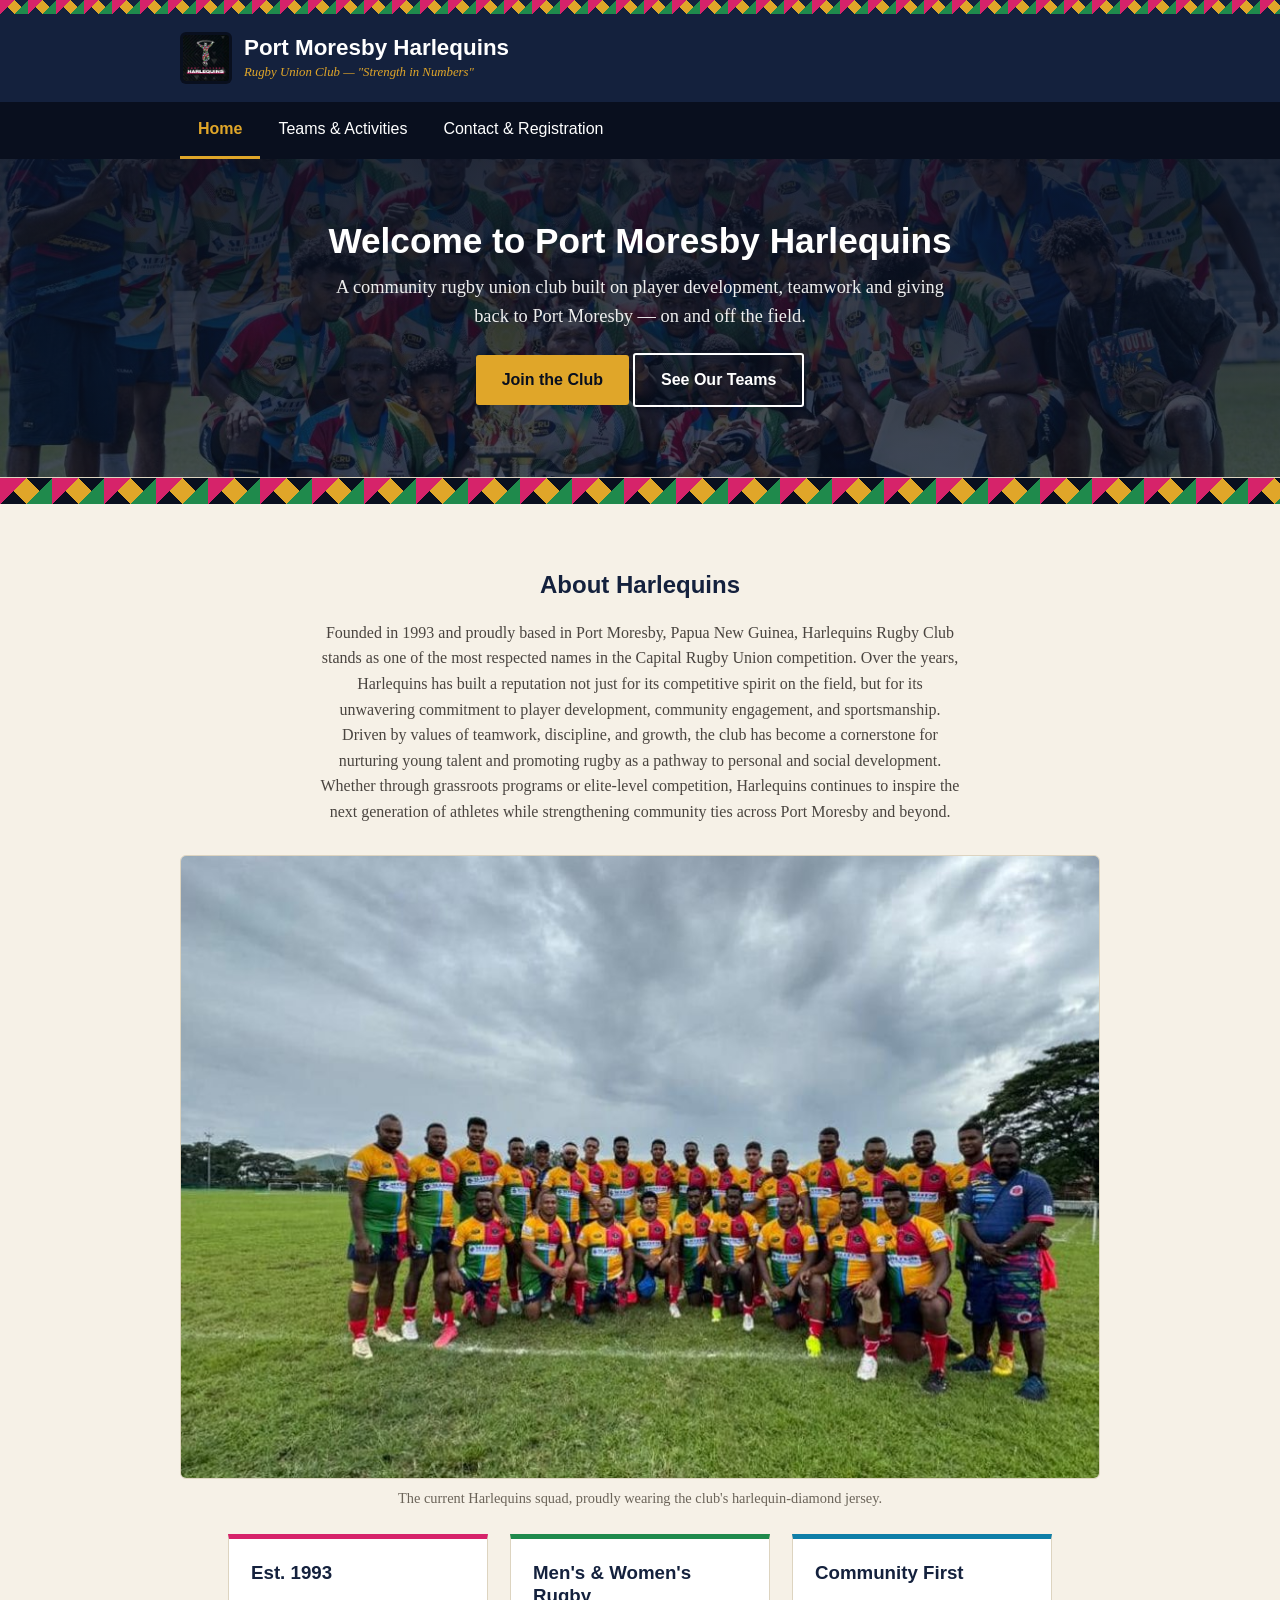
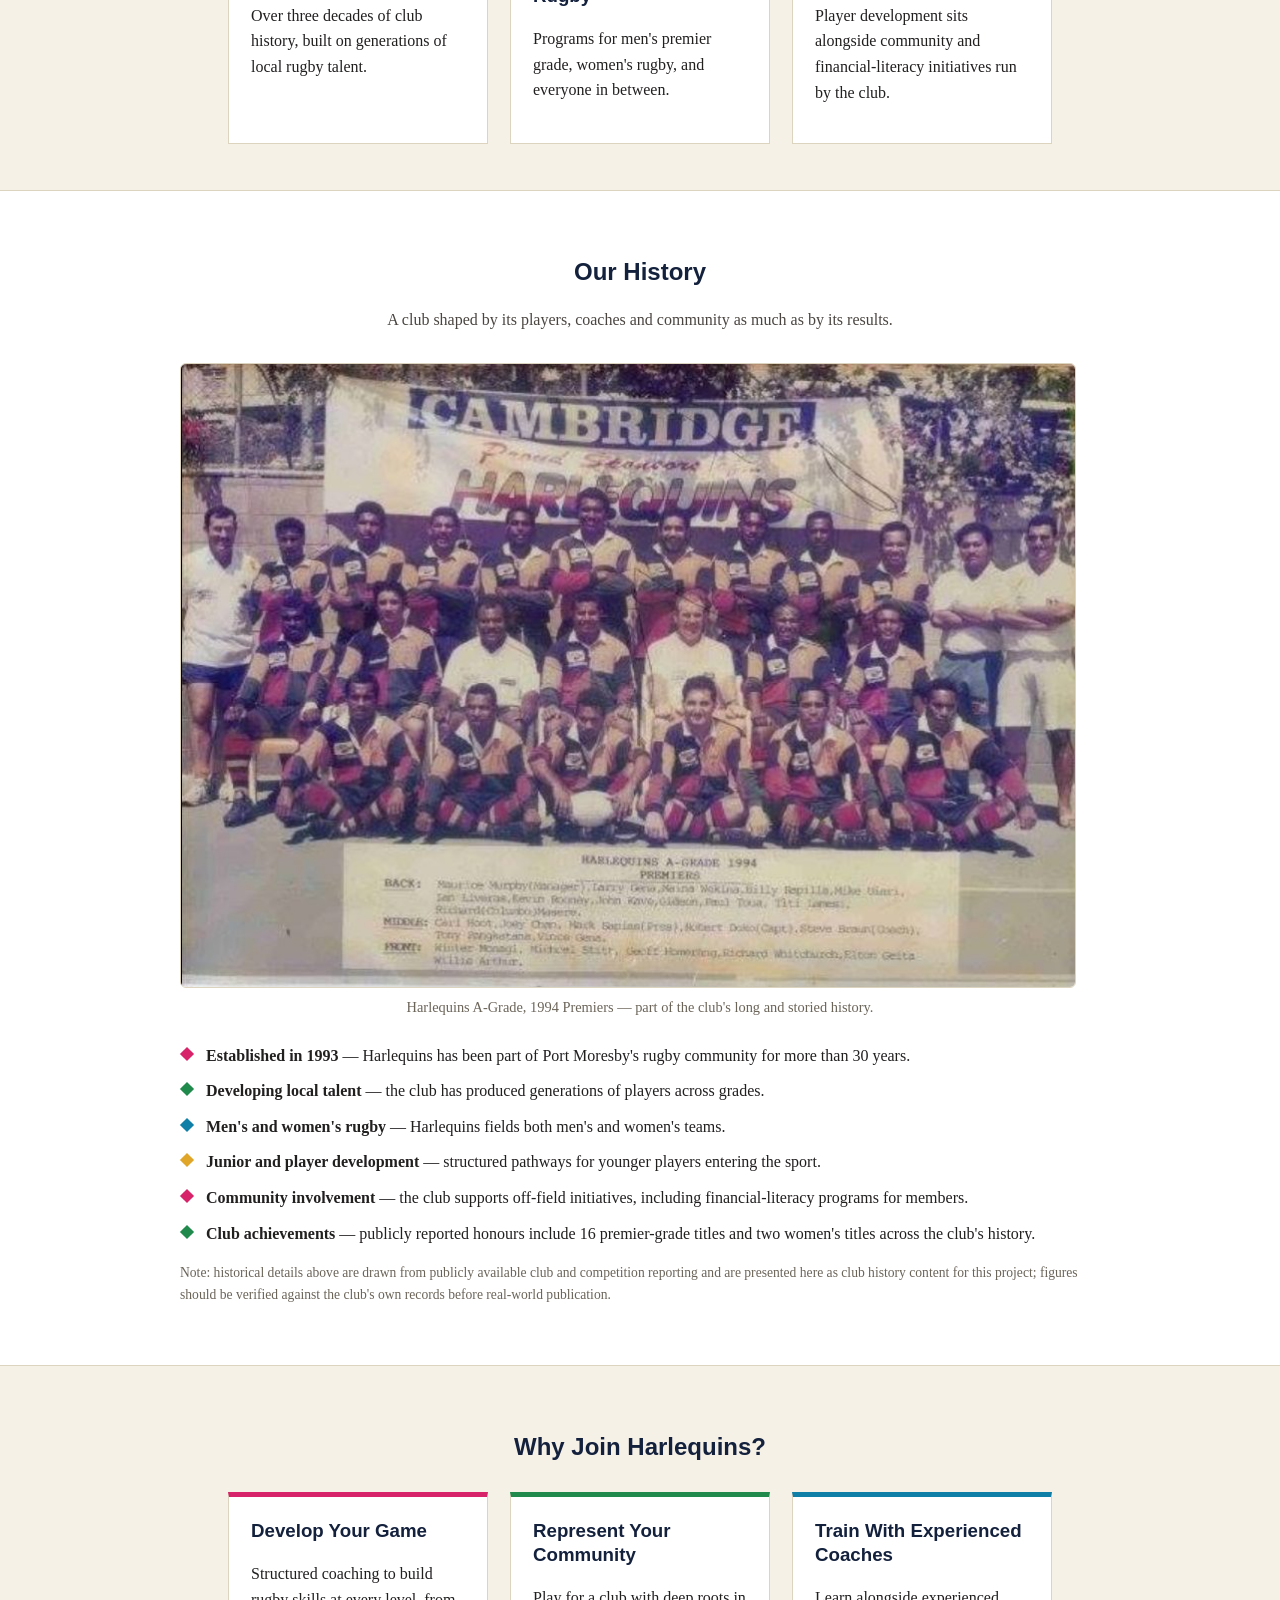
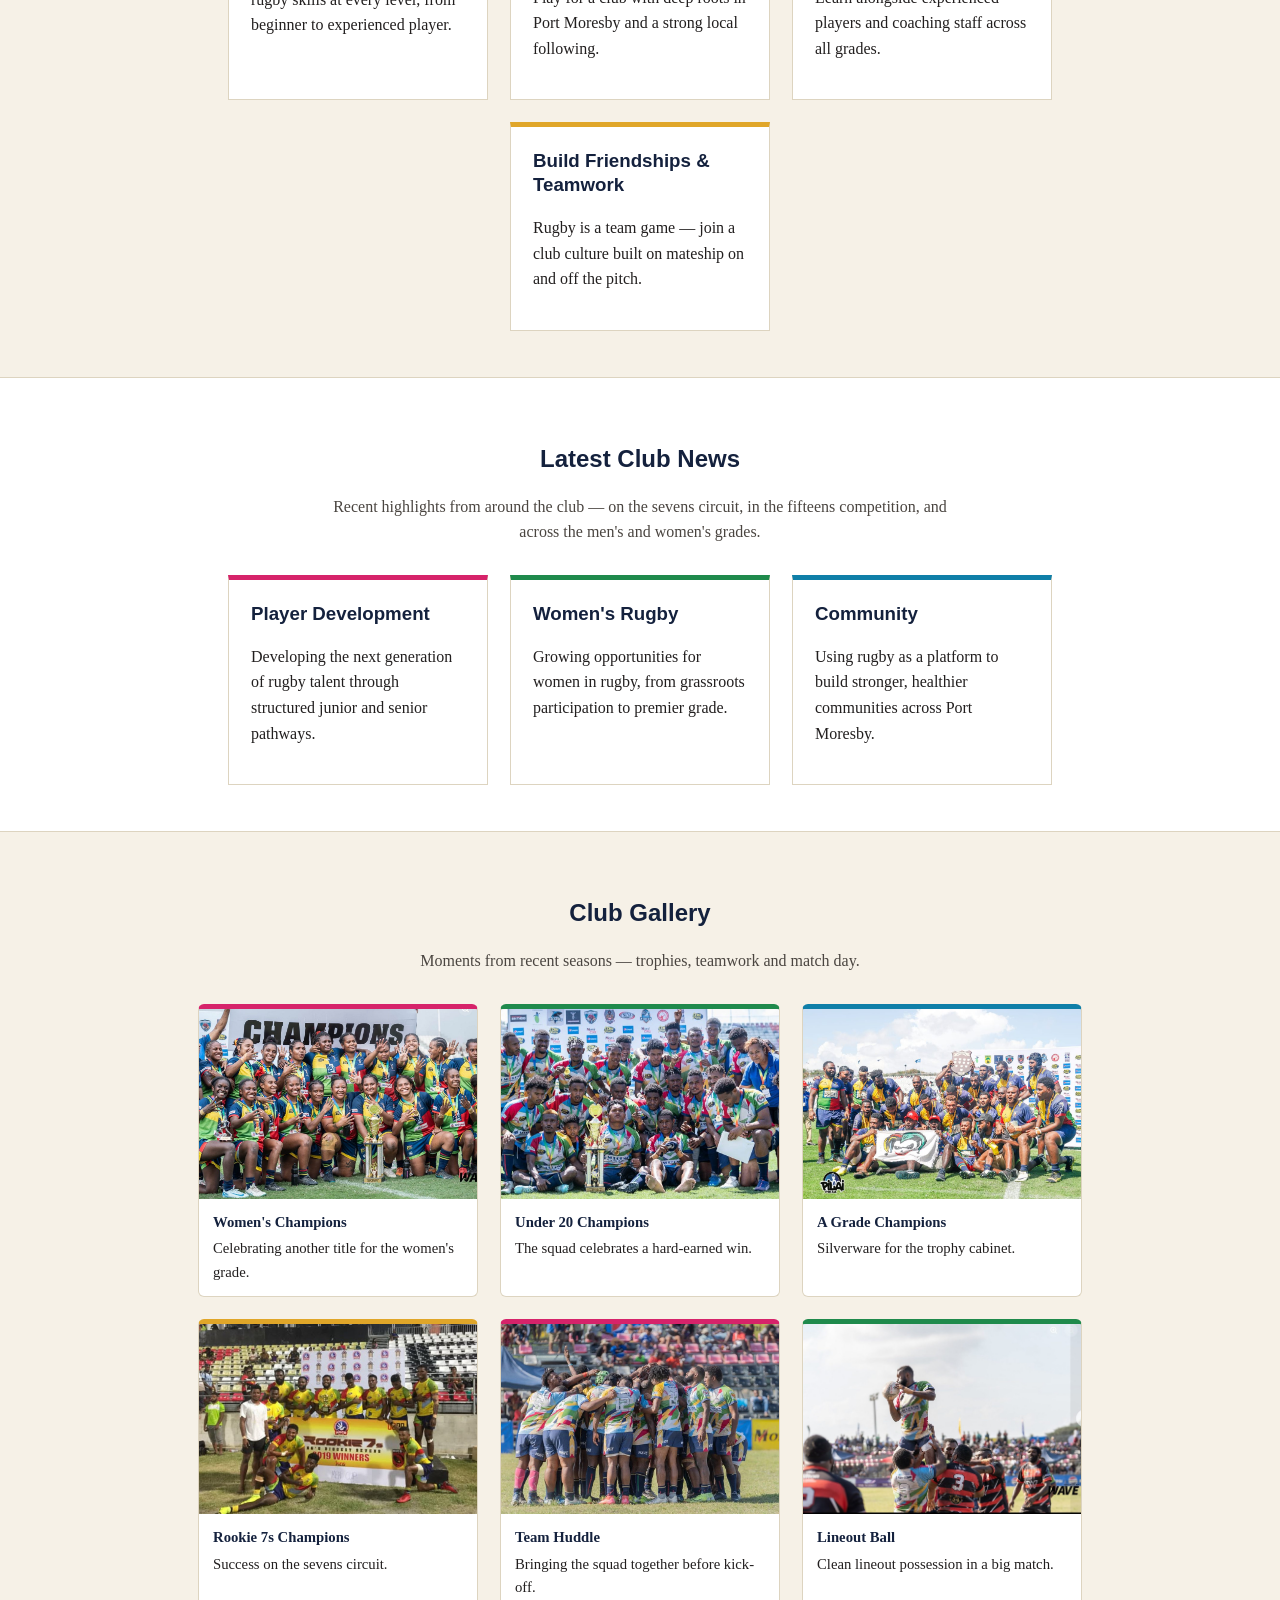
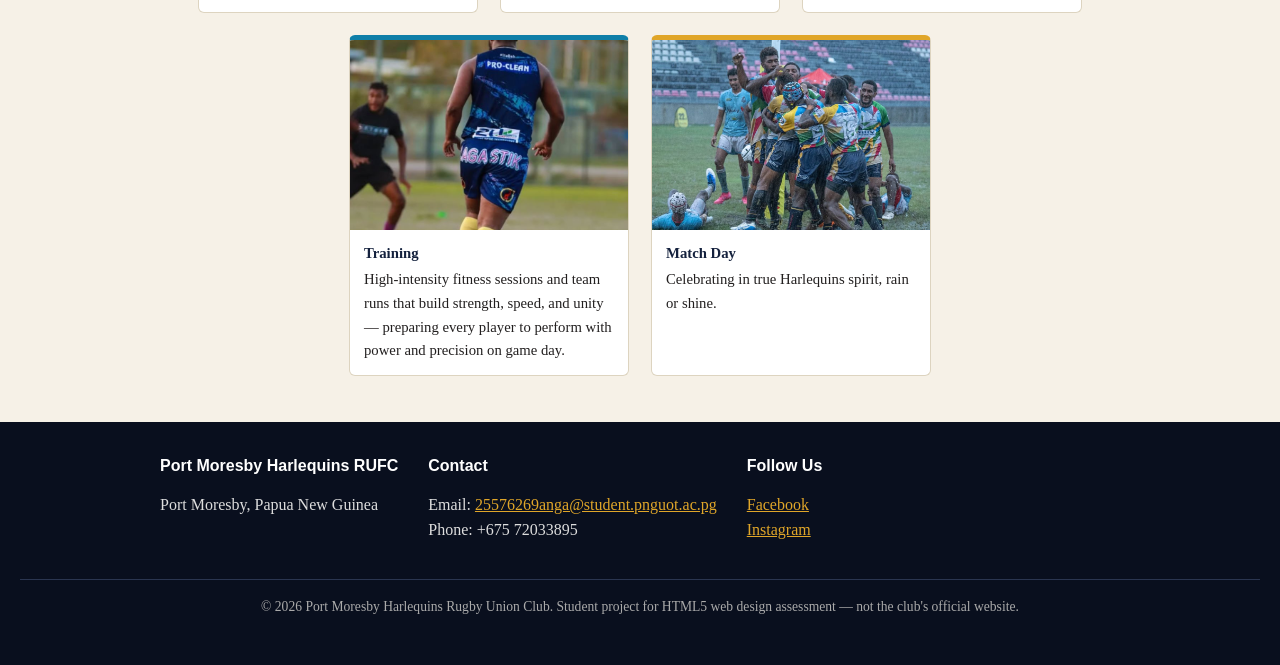
<file: index.html>
<!DOCTYPE html>
<html lang="en">
<head>
<meta charset="UTF-8">
<meta name="viewport" content="width=device-width, initial-scale=1.0">
<title>Port Moresby Harlequins Rugby Union Club | Home</title>
<meta name="description" content="Official-style website concept for the Port Moresby Harlequins Rugby Union Club — history, teams, and registration.">
<link rel="stylesheet" href="css/style.css">
</head>
<body>
<a class="skip-link" href="#main">Skip to main content</a>

<header class="site-header">
  <div class="harlequin-strip" role="presentation"></div>
  <div class="brand-row">
    <a class="brand" href="index.html">
      <img class="crest" src="images/logo.png" alt="Port Moresby Harlequins club crest logo">
      <div class="brand-text">
        <h1>Port Moresby Harlequins</h1>
        <span>Rugby Union Club &mdash; "Strength in Numbers"</span>
      </div>
    </a>
  </div>
  <nav class="nav" aria-label="Primary">
    <ul>
      <li><a href="index.html" aria-current="page">Home</a></li>
      <li><a href="teams.html">Teams &amp; Activities</a></li>
      <li><a href="register.html">Contact &amp; Registration</a></li>
    </ul>
  </nav>
</header>

<main id="main">

  <section class="hero photo-hero" style="background-image:url('images/premier-champions.jpg');">
    <div class="container">
      <h2>Welcome to Port Moresby Harlequins</h2>
      <p class="lead">A community rugby union club built on player development, teamwork and giving back to Port Moresby &mdash; on and off the field.</p>
      <a class="btn" href="register.html">Join the Club</a>
      <a class="btn secondary" href="teams.html">See Our Teams</a>
    </div>
  </section>
  <div class="harlequin-band" role="presentation"></div>

  <section id="about">
    <div class="container">
      <div class="section-heading">
        <h2>About Harlequins</h2>
        <p>Founded in 1993 and proudly based in Port Moresby, Papua New Guinea, Harlequins Rugby Club stands as one of the most respected names in the Capital Rugby Union competition. Over the years, Harlequins has built a reputation not just for its competitive spirit on the field, but for its unwavering commitment to player development, community engagement, and sportsmanship.

Driven by values of teamwork, discipline, and growth, the club has become a cornerstone for nurturing young talent and promoting rugby as a pathway to personal and social development. Whether through grassroots programs or elite-level competition, Harlequins continues to inspire the next generation of athletes while strengthening community ties across Port Moresby and beyond.</p>
      </div>

      <figure class="photo-figure">
        <img src="images/squad-photo.jpg" alt="Current Port Moresby Harlequins squad photo on the training field" width="992" height="624">
        <figcaption>The current Harlequins squad, proudly wearing the club's harlequin-diamond jersey.</figcaption>
      </figure>

      <div class="card-row">
        <article class="card">
          <h3>Est. 1993</h3>
          <p>Over three decades of club history, built on generations of local rugby talent.</p>
        </article>
        <article class="card alt">
          <h3>Men's &amp; Women's Rugby</h3>
          <p>Programs for men's premier grade, women's rugby, and everyone in between.</p>
        </article>
        <article class="card">
          <h3>Community First</h3>
          <p>Player development sits alongside community and financial-literacy initiatives run by the club.</p>
        </article>
      </div>
    </div>
  </section>

  <section id="history" class="alt-bg">
    <div class="container">
      <div class="section-heading">
        <h2>Our History</h2>
        <p>A club shaped by its players, coaches and community as much as by its results.</p>
      </div>

      <figure class="photo-figure">
        <img src="images/historic-1994.jpg" alt="Harlequins A-Grade Premiers team photo from 1994" width="896" height="625">
        <figcaption>Harlequins A-Grade, 1994 Premiers &mdash; part of the club's long and storied history.</figcaption>
      </figure>

      <ul class="diamond-list">
        <li><strong>Established in 1993</strong> — Harlequins has been part of Port Moresby's rugby community for more than 30 years.</li>
        <li><strong>Developing local talent</strong> — the club has produced generations of players across grades.</li>
        <li><strong>Men's and women's rugby</strong> — Harlequins fields both men's and women's teams.</li>
        <li><strong>Junior and player development</strong> — structured pathways for younger players entering the sport.</li>
        <li><strong>Community involvement</strong> — the club supports off-field initiatives, including financial-literacy programs for members.</li>
        <li><strong>Club achievements</strong> &mdash; publicly reported honours include 16 premier-grade titles and two women's titles across the club's history.</li>
      </ul>
      <p class="hint">Note: historical details above are drawn from publicly available club and competition reporting and are presented here as club history content for this project; figures should be verified against the club's own records before real-world publication.</p>
    </div>
  </section>

  <section id="why-join">
    <div class="container">
      <div class="section-heading">
        <h2>Why Join Harlequins?</h2>
      </div>
      <div class="card-row">
        <article class="card">
          <h3>Develop Your Game</h3>
          <p>Structured coaching to build rugby skills at every level, from beginner to experienced player.</p>
        </article>
        <article class="card alt">
          <h3>Represent Your Community</h3>
          <p>Play for a club with deep roots in Port Moresby and a strong local following.</p>
        </article>
        <article class="card">
          <h3>Train With Experienced Coaches</h3>
          <p>Learn alongside experienced players and coaching staff across all grades.</p>
        </article>
        <article class="card alt">
          <h3>Build Friendships &amp; Teamwork</h3>
          <p>Rugby is a team game &mdash; join a club culture built on mateship on and off the pitch.</p>
        </article>
      </div>
    </div>
  </section>

  <section id="news" class="alt-bg">
    <div class="container">
      <div class="section-heading">
        <h2>Latest Club News</h2>
        <p>Recent highlights from around the club &mdash; on the sevens circuit, in the fifteens competition, and across the men's and women's grades.</p>
      </div>
      <div class="card-row">
        <article class="card">
          <h3>Player Development</h3>
          <p>Developing the next generation of rugby talent through structured junior and senior pathways.</p>
        </article>
        <article class="card alt">
          <h3>Women's Rugby</h3>
          <p>Growing opportunities for women in rugby, from grassroots participation to premier grade.</p>
        </article>
        <article class="card">
          <h3>Community</h3>
          <p>Using rugby as a platform to build stronger, healthier communities across Port Moresby.</p>
        </article>
      </div>
    </div>
  </section>

  <section id="gallery">
    <div class="container">
      <div class="section-heading">
        <h2>Club Gallery</h2>
        <p>Moments from recent seasons &mdash; trophies, teamwork and match day.</p>
      </div>
      <div class="gallery-grid">
        <figure>
          <img src="images/womens-champions.jpg" alt="Harlequins women's team celebrating a championship win with the trophy" width="1368" height="744">
          <figcaption><strong>Women's Champions</strong> Celebrating another title for the women's grade.</figcaption>
        </figure>
        <figure>
          <img src="images/premier-champions.jpg" alt="Harlequins premier grade team celebrating with the championship trophy" width="1359" height="608">
          <figcaption><strong>Under 20 Champions</strong> The squad celebrates a hard-earned win.</figcaption>
        </figure>
        <figure>
          <img src="images/shield-champions.jpg" alt="Harlequins team celebrating with the shield trophy" width="929" height="720">
          <figcaption><strong>A Grade Champions</strong> Silverware for the trophy cabinet.</figcaption>
        </figure>
        <figure>
          <img src="images/rookie-sevens.jpg" alt="Harlequins sevens squad posing with the Rookie Sevens winners trophy" width="953" height="644">
          <figcaption><strong>Rookie 7s Champions</strong> Success on the sevens circuit.</figcaption>
        </figure>
        <figure>
          <img src="images/squad-huddle.jpg" alt="Harlequins players in a team huddle before kick-off" width="1063" height="620">
          <figcaption><strong>Team Huddle</strong> Bringing the squad together before kick-off.</figcaption>
        </figure>
        <figure>
          <img src="images/lineout-action.jpg" alt="Harlequins player winning the ball in a lineout" width="1220" height="782">
          <figcaption><strong>Lineout Ball</strong> Clean lineout possession in a big match.</figcaption>
        </figure>
        <figure>
          <img src="images/scrum-action.jpg" alt="Harlequins forward pack training together in a scrum" width="1218" height="634">
          <figcaption><strong>Training</strong> High&#8209;intensity fitness sessions and team runs that build strength, speed, and unity &mdash; preparing every player to perform with power and precision on game day.</figcaption>
        </figure>
        <figure>
          <img src="images/celebration.jpg" alt="Harlequins players celebrating a try in the rain" width="1050" height="775">
          <figcaption><strong>Match Day</strong> Celebrating in true Harlequins spirit, rain or shine.</figcaption>
        </figure>
      </div>
    </div>
  </section>

</main>

<footer class="site-footer">
  <div class="footer-cols">
    <div>
      <h2>Port Moresby Harlequins RUFC</h2>
      <p>Port Moresby, Papua New Guinea</p>
    </div>
    <div>
      <h2>Contact</h2>
      <p>Email: <a href="mailto:25576269anga@student.pnguot.ac.pg">25576269anga@student.pnguot.ac.pg</a><br>
      Phone: +675 72033895</p>
    </div>
    <div>
      <h2>Follow Us</h2>
      <p><a href="#">Facebook</a><br><a href="#">Instagram</a></p>
    </div>
  </div>
  <p class="footer-bottom">&copy; 2026 Port Moresby Harlequins Rugby Union Club. Student project for HTML5 web design assessment &mdash; not the club's official website.</p>
</footer>

</body>
</html>
</file>
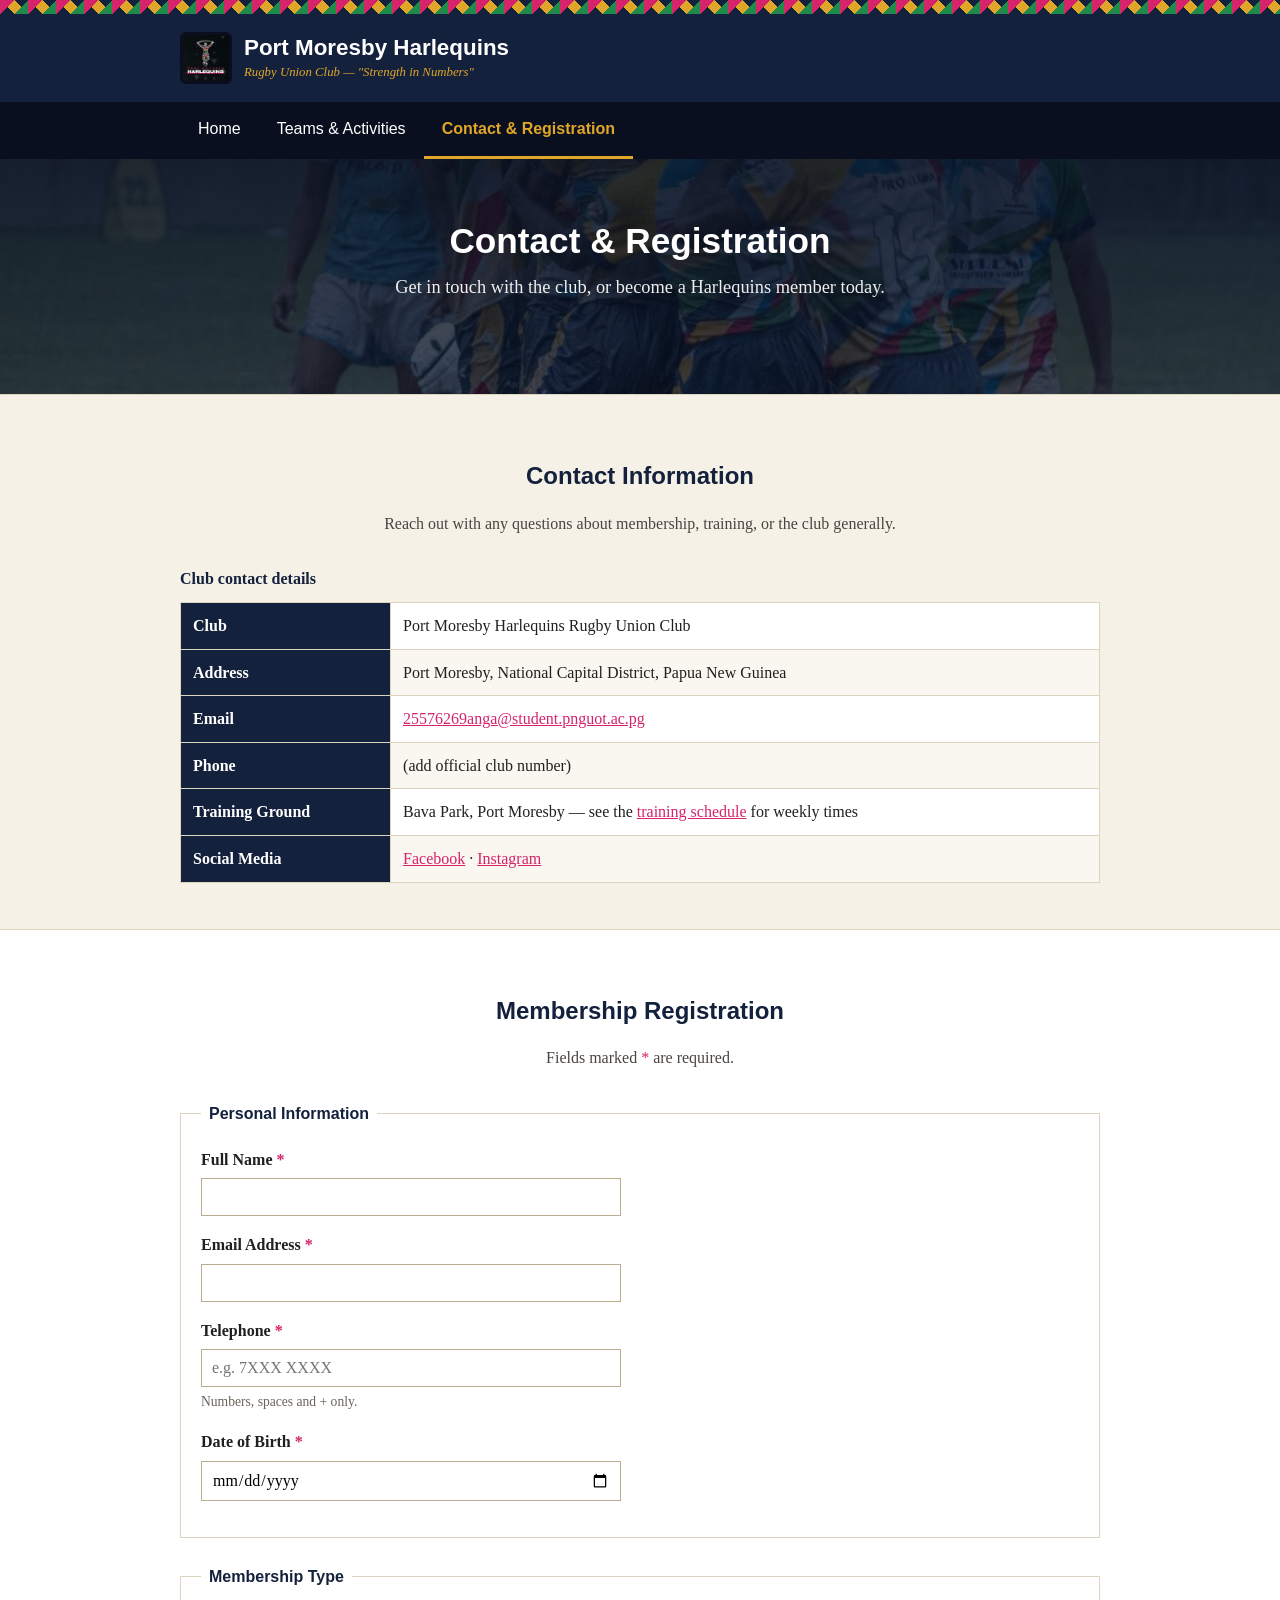
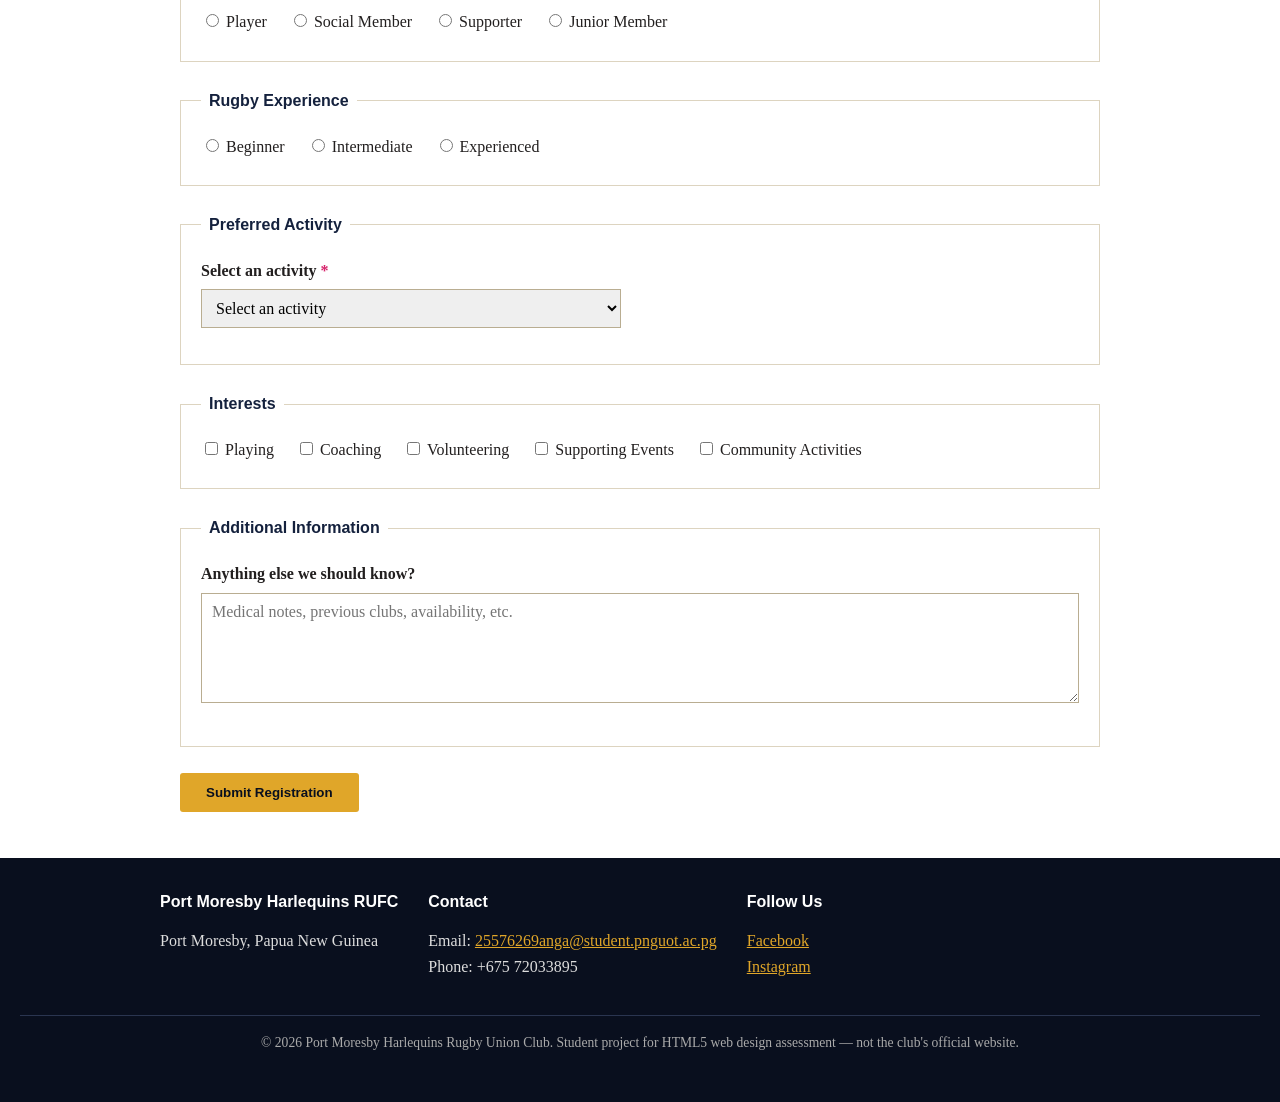
<file: register.html>
<!DOCTYPE html>
<html lang="en">
<head>
<meta charset="UTF-8">
<meta name="viewport" content="width=device-width, initial-scale=1.0">
<title>Contact &amp; Registration | Port Moresby Harlequins RUFC</title>
<meta name="description" content="Contact Port Moresby Harlequins Rugby Union Club and register as a member.">
<link rel="stylesheet" href="css/style.css">
</head>
<body>
<a class="skip-link" href="#main">Skip to main content</a>

<header class="site-header">
  <div class="harlequin-strip" role="presentation"></div>
  <div class="brand-row">
    <a class="brand" href="index.html">
      <img class="crest" src="images/logo.png" alt="Port Moresby Harlequins club crest logo">
      <div class="brand-text">
        <h1>Port Moresby Harlequins</h1>
        <span>Rugby Union Club &mdash; "Strength in Numbers"</span>
      </div>
    </a>
  </div>
  <nav class="nav" aria-label="Primary">
    <ul>
      <li><a href="index.html">Home</a></li>
      <li><a href="teams.html">Teams &amp; Activities</a></li>
      <li><a href="register.html" aria-current="page">Contact &amp; Registration</a></li>
    </ul>
  </nav>
</header>

<main id="main">

  <section class="hero photo-hero" style="background-image:url('images/celebration.jpg');">
    <div class="container">
      <h2>Contact &amp; Registration</h2>
      <p class="lead">Get in touch with the club, or become a Harlequins member today.</p>
    </div>
  </section>

  <section id="contact">
    <div class="container">
      <div class="section-heading">
        <h2>Contact Information</h2>
        <p>Reach out with any questions about membership, training, or the club generally.</p>
      </div>

      <table>
        <caption>Club contact details</caption>
        <tbody>
          <tr>
            <th scope="row">Club</th>
            <td>Port Moresby Harlequins Rugby Union Club</td>
          </tr>
          <tr>
            <th scope="row">Address</th>
            <td>Port Moresby, National Capital District, Papua New Guinea</td>
          </tr>
          <tr>
            <th scope="row">Email</th>
            <td><a href="mailto:25576269anga@student.pnguot.ac.pg">25576269anga@student.pnguot.ac.pg</a></td>
          </tr>
          <tr>
            <th scope="row">Phone</th>
            <td>(add official club number)</td>
          </tr>
          <tr>
            <th scope="row">Training Ground</th>
            <td>Bava Park, Port Moresby &mdash; see the <a href="teams.html#training-schedule">training schedule</a> for weekly times</td>
          </tr>
          <tr>
            <th scope="row">Social Media</th>
            <td><a href="#">Facebook</a> &middot; <a href="#">Instagram</a></td>
          </tr>
        </tbody>
      </table>
    </div>
  </section>

  <section id="membership" class="alt-bg">
    <div class="container">
      <div class="section-heading">
        <h2>Membership Registration</h2>
        <p>Fields marked <span class="required-mark">*</span> are required.</p>
      </div>

      <form action="#" method="post" novalidate>

        <fieldset>
          <legend>Personal Information</legend>

          <div class="form-row">
            <label for="full-name">Full Name <span class="required-mark">*</span></label>
            <input type="text" id="full-name" name="full-name" required autocomplete="name">
          </div>

          <div class="form-row">
            <label for="email">Email Address <span class="required-mark">*</span></label>
            <input type="email" id="email" name="email" required autocomplete="email">
          </div>

          <div class="form-row">
            <label for="telephone">Telephone <span class="required-mark">*</span></label>
            <input type="tel" id="telephone" name="telephone" required autocomplete="tel"
                   pattern="[0-9+ ]{7,15}" placeholder="e.g. 7XXX XXXX">
            <span class="hint">Numbers, spaces and + only.</span>
          </div>

          <div class="form-row">
            <label for="dob">Date of Birth <span class="required-mark">*</span></label>
            <input type="date" id="dob" name="dob" required>
          </div>
        </fieldset>

        <fieldset>
          <legend>Membership Type</legend>
          <div class="radio-group" role="radiogroup" aria-label="Membership type">
            <label><input type="radio" name="membership-type" value="player" required> Player</label>
            <label><input type="radio" name="membership-type" value="social"> Social Member</label>
            <label><input type="radio" name="membership-type" value="supporter"> Supporter</label>
            <label><input type="radio" name="membership-type" value="junior"> Junior Member</label>
          </div>
        </fieldset>

        <fieldset>
          <legend>Rugby Experience</legend>
          <div class="radio-group" role="radiogroup" aria-label="Rugby experience level">
            <label><input type="radio" name="experience" value="beginner" required> Beginner</label>
            <label><input type="radio" name="experience" value="intermediate"> Intermediate</label>
            <label><input type="radio" name="experience" value="experienced"> Experienced</label>
          </div>
        </fieldset>

        <fieldset>
          <legend>Preferred Activity</legend>
          <div class="form-row">
            <label for="activity">Select an activity <span class="required-mark">*</span></label>
            <select id="activity" name="activity" required>
              <option value="">Select an activity</option>
              <option value="premier">Premier Rugby</option>
              <option value="a-grade">A Grade</option>
              <option value="womens">Women's Rugby</option>
              <option value="junior">Junior Development</option>
              <option value="sevens">Rugby Sevens</option>
              <option value="social">Social Rugby</option>
            </select>
          </div>
        </fieldset>

        <fieldset>
          <legend>Interests</legend>
          <div class="checkbox-group">
            <label><input type="checkbox" name="interests" value="playing"> Playing</label>
            <label><input type="checkbox" name="interests" value="coaching"> Coaching</label>
            <label><input type="checkbox" name="interests" value="volunteering"> Volunteering</label>
            <label><input type="checkbox" name="interests" value="supporting"> Supporting Events</label>
            <label><input type="checkbox" name="interests" value="community"> Community Activities</label>
          </div>
        </fieldset>

        <fieldset>
          <legend>Additional Information</legend>
          <div class="form-row">
            <label for="additional-info">Anything else we should know?</label>
            <textarea id="additional-info" name="additional-info" rows="5"
                      placeholder="Medical notes, previous clubs, availability, etc."></textarea>
          </div>
        </fieldset>

        <button type="submit" class="btn">Submit Registration</button>
      </form>
    </div>
  </section>

</main>

<footer class="site-footer">
  <div class="footer-cols">
    <div>
      <h2>Port Moresby Harlequins RUFC</h2>
      <p>Port Moresby, Papua New Guinea</p>
    </div>
    <div>
      <h2>Contact</h2>
      <p>Email: <a href="mailto:25576269anga@student.pnguot.ac.pg">25576269anga@student.pnguot.ac.pg</a><br>
      Phone: +675 72033895</p>
    </div>
    <div>
      <h2>Follow Us</h2>
      <p><a href="#">Facebook</a><br><a href="#">Instagram</a></p>
    </div>
  </div>
  <p class="footer-bottom">&copy; 2026 Port Moresby Harlequins Rugby Union Club. Student project for HTML5 web design assessment &mdash; not the club's official website.</p>
</footer>

</body>
</html>
</file>
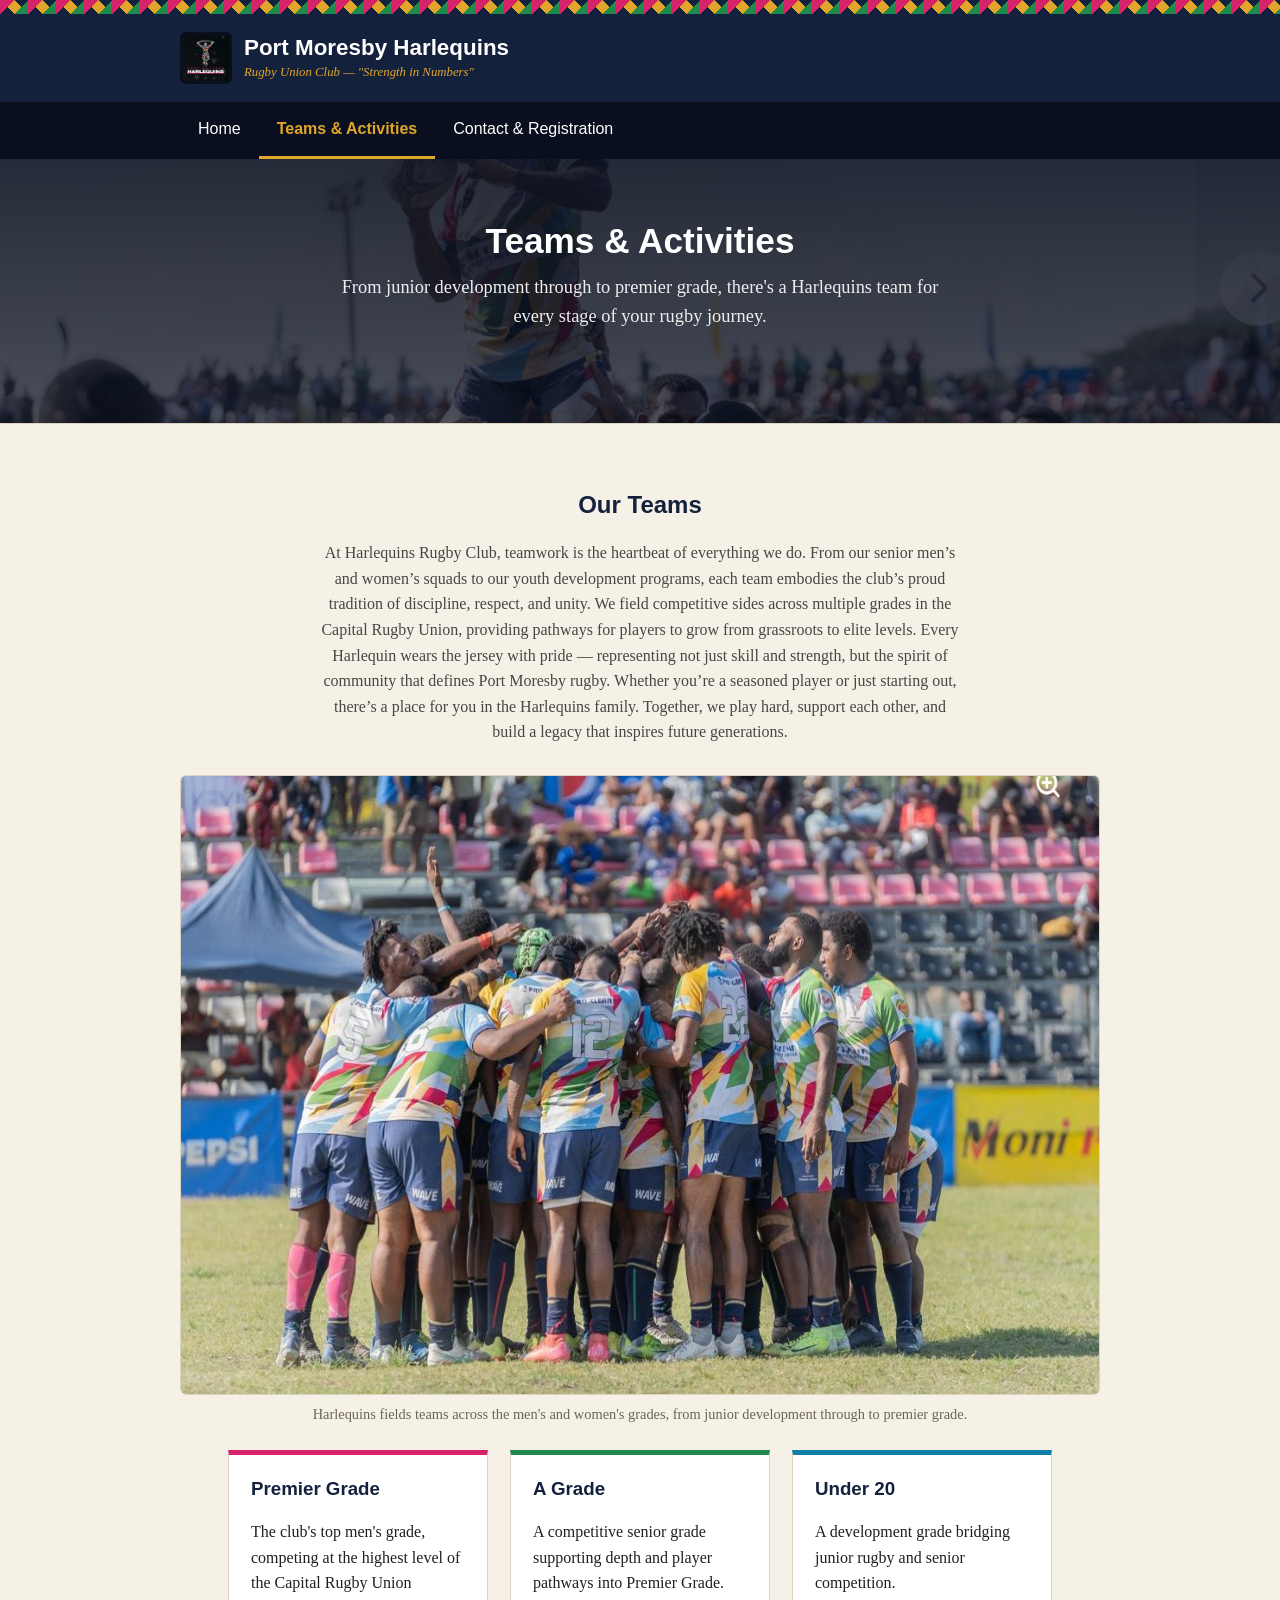
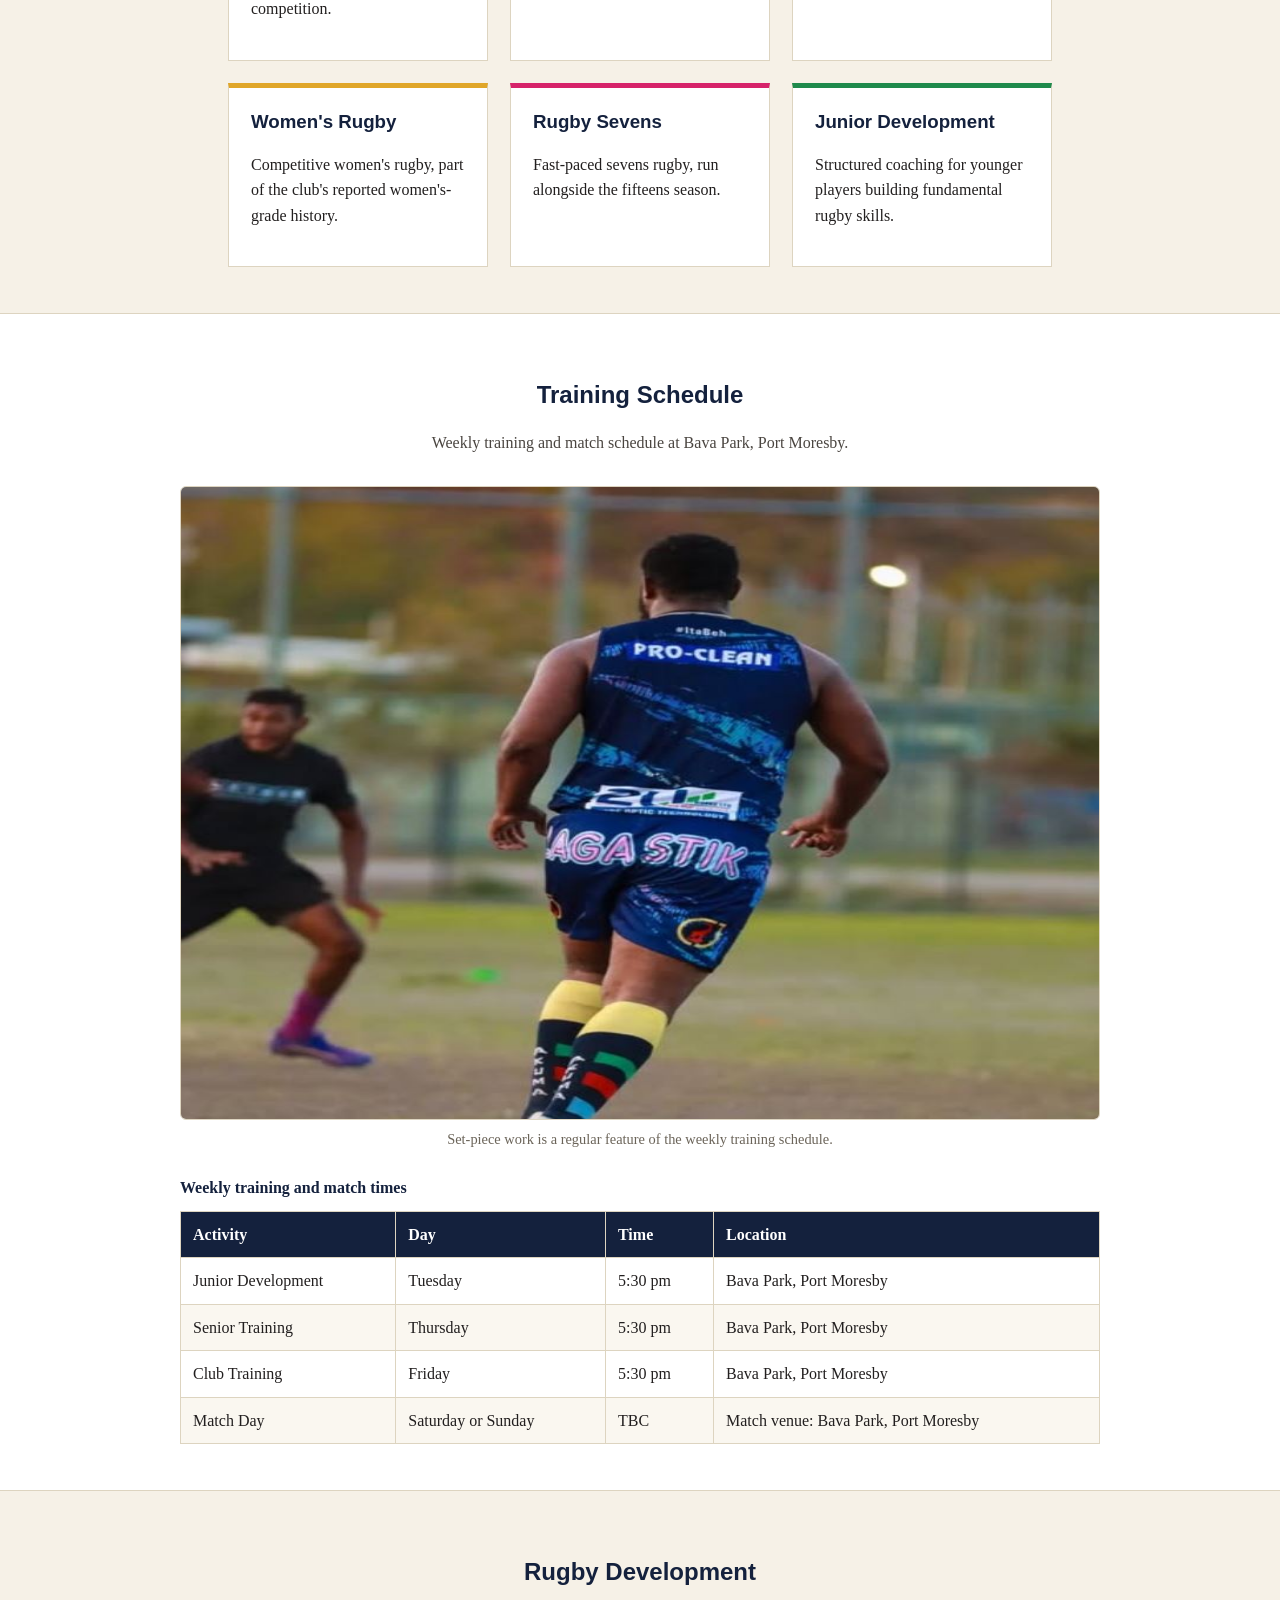
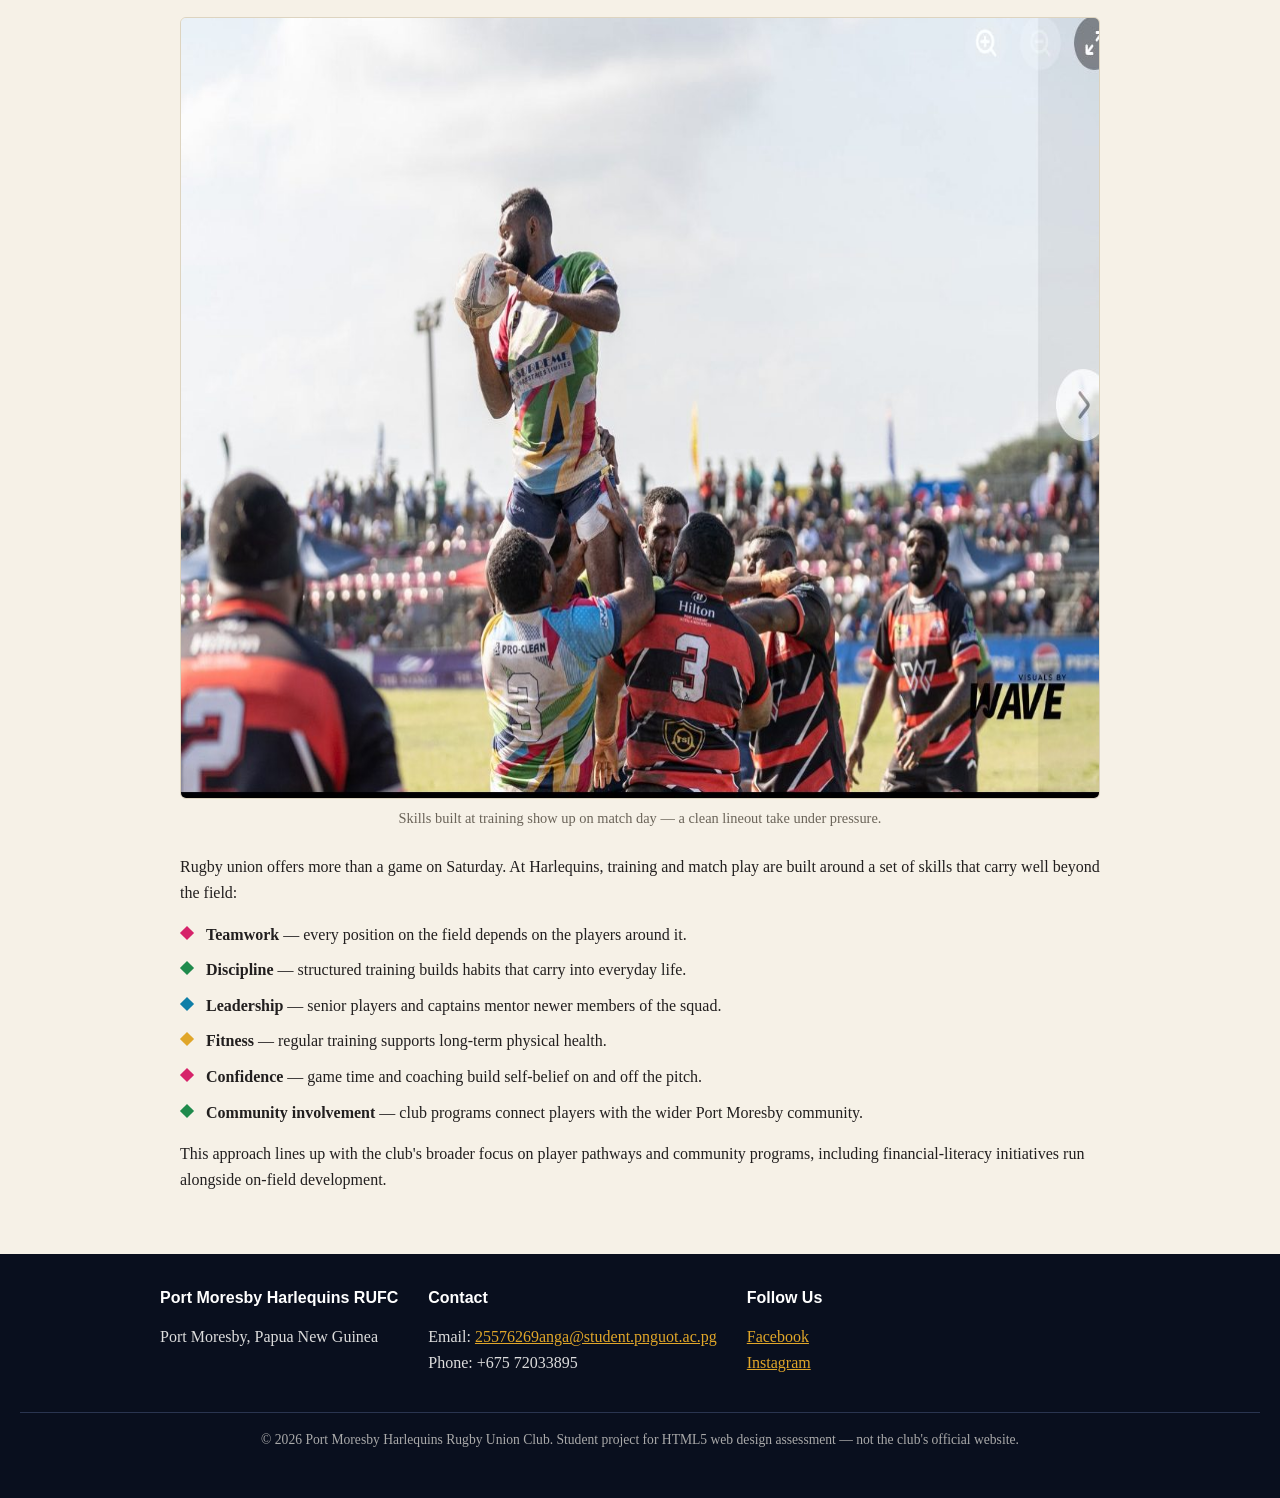
<file: teams.html>
<!DOCTYPE html>
<html lang="en">
<head>
<meta charset="UTF-8">
<meta name="viewport" content="width=device-width, initial-scale=1.0">
<title>Teams &amp; Activities | Port Moresby Harlequins RUFC</title>
<meta name="description" content="Teams, training schedule and player development pathways at Port Moresby Harlequins Rugby Union Club.">
<link rel="stylesheet" href="css/style.css">
</head>
<body>
<a class="skip-link" href="#main">Skip to main content</a>

<header class="site-header">
  <div class="harlequin-strip" role="presentation"></div>
  <div class="brand-row">
    <a class="brand" href="index.html">
      <img class="crest" src="images/logo.png" alt="Port Moresby Harlequins club crest logo">
      <div class="brand-text">
        <h1>Port Moresby Harlequins</h1>
        <span>Rugby Union Club &mdash; "Strength in Numbers"</span>
      </div>
    </a>
  </div>
  <nav class="nav" aria-label="Primary">
    <ul>
      <li><a href="index.html">Home</a></li>
      <li><a href="teams.html" aria-current="page">Teams &amp; Activities</a></li>
      <li><a href="register.html">Contact &amp; Registration</a></li>
    </ul>
  </nav>
</header>

<main id="main">

  <section class="hero photo-hero" style="background-image:url('images/lineout-action.jpg');">
    <div class="container">
      <h2>Teams &amp; Activities</h2>
      <p class="lead">From junior development through to premier grade, there's a Harlequins team for every stage of your rugby journey.</p>
    </div>
  </section>

  <section id="our-teams">
    <div class="container">
      <div class="section-heading">
        <h2>Our Teams</h2>
        <p>At Harlequins Rugby Club, teamwork is the heartbeat of everything we do. From our senior men’s and women’s squads to our youth development programs, each team embodies the club’s proud tradition of discipline, respect, and unity.

We field competitive sides across multiple grades in the Capital Rugby Union, providing pathways for players to grow from grassroots to elite levels. Every Harlequin wears the jersey with pride — representing not just skill and strength, but the spirit of community that defines Port Moresby rugby.

Whether you’re a seasoned player or just starting out, there’s a place for you in the Harlequins family. Together, we play hard, support each other, and build a legacy that inspires future generations.</p>
      </div>

      <figure class="photo-figure">
        <img src="images/squad-huddle.jpg" alt="Harlequins players from across the grades in a team huddle" width="1063" height="620">
        <figcaption>Harlequins fields teams across the men's and women's grades, from junior development through to premier grade.</figcaption>
      </figure>

      <div class="card-row">
        <article class="card">
          <h3>Premier Grade</h3>
          <p>The club's top men's grade, competing at the highest level of the Capital Rugby Union competition.</p>
        </article>
        <article class="card alt">
          <h3>A Grade</h3>
          <p>A competitive senior grade supporting depth and player pathways into Premier Grade.</p>
        </article>
        <article class="card">
          <h3>Under 20</h3>
          <p>A development grade bridging junior rugby and senior competition.</p>
        </article>
        <article class="card alt">
          <h3>Women's Rugby</h3>
          <p>Competitive women's rugby, part of the club's reported women's-grade history.</p>
        </article>
        <article class="card">
          <h3>Rugby Sevens</h3>
          <p>Fast-paced sevens rugby, run alongside the fifteens season.</p>
        </article>
        <article class="card alt">
          <h3>Junior Development</h3>
          <p>Structured coaching for younger players building fundamental rugby skills.</p>
        </article>
      </div>
    </div>
  </section>

  <section id="training-schedule" class="alt-bg">
    <div class="container">
      <div class="section-heading">
        <h2>Training Schedule</h2>
        <p>Weekly training and match schedule at Bava Park, Port Moresby.</p>
      </div>

      <figure class="photo-figure">
        <img src="images/scrum-action.jpg" alt="Harlequins forward pack in a scrum during training and match preparation" width="1218" height="634">
        <figcaption>Set-piece work is a regular feature of the weekly training schedule.</figcaption>
      </figure>

      <table>
        <caption>Weekly training and match times</caption>
        <thead>
          <tr>
            <th scope="col">Activity</th>
            <th scope="col">Day</th>
            <th scope="col">Time</th>
            <th scope="col">Location</th>
          </tr>
        </thead>
        <tbody>
          <tr>
            <td>Junior Development</td>
            <td>Tuesday</td>
            <td>5:30 pm</td>
            <td>Bava Park, Port Moresby</td>
          </tr>
          <tr>
            <td>Senior Training</td>
            <td>Thursday</td>
            <td>5:30 pm</td>
            <td>Bava Park, Port Moresby</td>
          </tr>
          <tr>
            <td>Club Training</td>
            <td>Friday</td>
            <td>5:30 pm</td>
            <td>Bava Park, Port Moresby</td>
          </tr>
          <tr>
            <td>Match Day</td>
            <td>Saturday or Sunday</td>
            <td>TBC</td>
            <td>Match venue: Bava Park, Port Moresby</td>
          </tr>
        </tbody>
      </table>
    </div>
  </section>

  <section id="rugby-development">
    <div class="container">
      <div class="section-heading">
        <h2>Rugby Development</h2>
      </div>

      <figure class="photo-figure">
        <img src="images/lineout-action.jpg" alt="Harlequins player winning lineout ball during a match" width="1220" height="782">
        <figcaption>Skills built at training show up on match day &mdash; a clean lineout take under pressure.</figcaption>
      </figure>

      <p>Rugby union offers more than a game on Saturday. At Harlequins, training and match play are built around a set of skills that carry well beyond the field:</p>
      <ul class="diamond-list">
        <li><strong>Teamwork</strong> &mdash; every position on the field depends on the players around it.</li>
        <li><strong>Discipline</strong> &mdash; structured training builds habits that carry into everyday life.</li>
        <li><strong>Leadership</strong> &mdash; senior players and captains mentor newer members of the squad.</li>
        <li><strong>Fitness</strong> &mdash; regular training supports long-term physical health.</li>
        <li><strong>Confidence</strong> &mdash; game time and coaching build self-belief on and off the pitch.</li>
        <li><strong>Community involvement</strong> &mdash; club programs connect players with the wider Port Moresby community.</li>
      </ul>
      <p>This approach lines up with the club's broader focus on player pathways and community programs, including financial-literacy initiatives run alongside on-field development.</p>
    </div>
  </section>

</main>

<footer class="site-footer">
  <div class="footer-cols">
    <div>
      <h2>Port Moresby Harlequins RUFC</h2>
      <p>Port Moresby, Papua New Guinea</p>
    </div>
    <div>
      <h2>Contact</h2>
      <p>Email: <a href="mailto:25576269anga@student.pnguot.ac.pg">25576269anga@student.pnguot.ac.pg</a><br>
      Phone: +675 72033895</p>
    </div>
    <div>
      <h2>Follow Us</h2>
      <p><a href="#">Facebook</a><br><a href="#">Instagram</a></p>
    </div>
  </div>
  <p class="footer-bottom">&copy; 2026 Port Moresby Harlequins Rugby Union Club. Student project for HTML5 web design assessment &mdash; not the club's official website.</p>
</footer>

</body>
</html>
</file>
<file: css/style.css>
/* =========================================================
   Port Moresby Harlequins RUFC — stylesheet
   Basic CSS only (per A2 requirements): no framework,
   no CSS grid/animation libraries, no downloaded template.
   ========================================================= */

/* ---- Design tokens ----
   Palette pulled from the official Harlequins diamond jersey and crest:
   magenta/pink, emerald green, teal/sky blue, gold/yellow and deep navy. */
:root {
  --navy: #14213d;
  --navy-dark: #090f1e;
  --maroon: #7b1e3a;
  --pink: #d6236a;
  --green: #1f8a4c;
  --teal: #0f7fa8;
  --gold: #e0a629;
  --cream: #f6f1e7;
  --charcoal: #221f1f;
  --line: #ddd4c0;
  --focus: #0f7fa8;
}

* { box-sizing: border-box; }

body {
  margin: 0;
  font-family: Georgia, "Times New Roman", serif;
  color: var(--charcoal);
  background: var(--cream);
  line-height: 1.6;
}

h1, h2, h3, h4, .nav a, button, .btn {
  font-family: "Trebuchet MS", Verdana, sans-serif;
}

h1, h2, h3, h4 { color: var(--navy); line-height: 1.25; }

a { color: var(--pink); }
a:focus, button:focus, input:focus, select:focus, textarea:focus {
  outline: 3px solid var(--focus);
  outline-offset: 2px;
}

img { max-width: 100%; display: block; }
.section-heading + img { border-radius: 6px; margin: 0 0 24px; }

.container {
  max-width: 960px;
  margin: 0 auto;
  padding: 0 20px;
}

/* ---- Skip link (accessibility) ---- */
.skip-link {
  position: absolute;
  left: -999px;
  top: 0;
  background: var(--gold);
  color: var(--navy-dark);
  padding: 10px 16px;
  font-weight: bold;
  z-index: 100;
}
.skip-link:focus { left: 10px; top: 10px; }

/* ---- Diamond / harlequin pattern strip ----
   Echoes the multi-colour harlequin diamond jersey (pink / green / teal / gold). */
.harlequin-strip {
  height: 14px;
  background-image:
    linear-gradient(135deg, var(--pink) 25%, transparent 25.5%, transparent 50%, var(--green) 50.5%, var(--green) 75%, transparent 75.5%),
    linear-gradient(45deg, var(--teal) 25%, transparent 25.5%, transparent 50%, var(--gold) 50.5%, var(--gold) 75%, transparent 75.5%);
  background-size: 28px 28px;
  background-color: var(--navy);
}

/* Larger decorative diamond band used on hero sections / gallery dividers */
.harlequin-band {
  height: 26px;
  background-image:
    linear-gradient(135deg, var(--pink) 25%, transparent 25.5%, transparent 50%, var(--green) 50.5%, var(--green) 75%, transparent 75.5%),
    linear-gradient(45deg, var(--teal) 25%, transparent 25.5%, transparent 50%, var(--gold) 50.5%, var(--gold) 75%, transparent 75.5%);
  background-size: 52px 52px;
  background-color: var(--navy-dark);
}

/* ---- Site header / nav ---- */
header.site-header {
  background: var(--navy);
  color: #fff;
}

.brand-row {
  display: flex;
  align-items: center;
  justify-content: space-between;
  flex-wrap: wrap;
  padding: 18px 20px;
  max-width: 960px;
  margin: 0 auto;
}

.brand {
  color: #fff;
  text-decoration: none;
  display: flex;
  align-items: center;
  gap: 12px;
}

.brand:hover, .brand:focus { text-decoration: none; }

.crest {
  width: 52px;
  height: 52px;
  flex-shrink: 0;
  object-fit: contain;
  border-radius: 6px;
  background: var(--navy-dark);
  padding: 3px;
}

.brand-text h1 {
  color: #fff;
  font-size: 1.4rem;
  margin: 0;
}

.brand-text span {
  display: block;
  font-size: 0.8rem;
  color: var(--gold);
  font-style: italic;
}

nav.nav {
  background: var(--navy-dark);
}

.nav ul {
  list-style: none;
  display: flex;
  flex-wrap: wrap;
  margin: 0;
  padding: 0 20px;
  max-width: 960px;
  margin: 0 auto;
}

.nav a {
  display: block;
  color: #fff;
  text-decoration: none;
  padding: 14px 18px;
  border-bottom: 3px solid transparent;
}

.nav a:hover, .nav a:focus {
  border-bottom: 3px solid var(--gold);
}

.nav a[aria-current="page"] {
  border-bottom: 3px solid var(--gold);
  color: var(--gold);
  font-weight: bold;
}

/* ---- Hero ---- */
.hero {
  background: var(--navy);
  color: #fff;
  padding: 60px 20px 70px;
  text-align: center;
}

.hero h2 {
  color: #fff;
  font-size: 2.2rem;
  margin: 0 0 10px;
}

.hero p.lead {
  font-size: 1.15rem;
  max-width: 620px;
  margin: 0 auto 22px;
  color: #eee;
}

.btn {
  display: inline-block;
  background: var(--gold);
  color: var(--navy-dark);
  text-decoration: none;
  padding: 12px 26px;
  font-weight: bold;
  border: none;
  border-radius: 3px;
  cursor: pointer;
}

.btn:hover, .btn:focus { background: #e0b544; }

.btn.secondary {
  background: transparent;
  color: #fff;
  border: 2px solid #fff;
}
.btn.secondary:hover, .btn.secondary:focus { background: rgba(255,255,255,0.12); }

/* ---- Sections ---- */
section {
  padding: 46px 20px;
  border-bottom: 1px solid var(--line);
}

section:last-of-type { border-bottom: none; }

.section-heading {
  text-align: center;
  margin-bottom: 30px;
}

.section-heading p {
  max-width: 640px;
  margin: 8px auto 0;
  color: #4a4540;
}

.alt-bg { background: #fff; }

/* ---- Card layout (no CSS grid — floated/inline-block for A2 simplicity) ---- */
.card-row {
  display: flex;
  flex-wrap: wrap;
  gap: 22px;
  justify-content: center;
}

.card {
  background: #fff;
  border: 1px solid var(--line);
  border-top: 5px solid var(--pink);
  padding: 22px;
  width: 260px;
}

.card h3 { margin-top: 0; }

.card.alt { border-top-color: var(--green); }

/* Cycle through the four harlequin colours across a row of cards */
.card-row .card:nth-child(4n+1) { border-top-color: var(--pink); }
.card-row .card:nth-child(4n+2) { border-top-color: var(--green); }
.card-row .card:nth-child(4n+3) { border-top-color: var(--teal); }
.card-row .card:nth-child(4n+4) { border-top-color: var(--gold); }

/* ---- Lists with diamond marker to echo club identity ---- */
ul.diamond-list { list-style: none; padding-left: 0; }
ul.diamond-list li {
  padding-left: 26px;
  position: relative;
  margin-bottom: 10px;
}
ul.diamond-list li::before {
  content: "";
  position: absolute;
  left: 2px;
  top: 6px;
  width: 10px;
  height: 10px;
  background: var(--pink);
  transform: rotate(45deg);
}
ul.diamond-list li:nth-child(4n+2)::before { background: var(--green); }
ul.diamond-list li:nth-child(4n+3)::before { background: var(--teal); }
ul.diamond-list li:nth-child(4n+4)::before { background: var(--gold); }

/* ---- Photo gallery ---- */
.photo-figure {
  margin: 0 0 24px;
}
.photo-figure img {
  border-radius: 6px;
  border: 1px solid var(--line);
}
.photo-figure figcaption {
  margin-top: 8px;
  font-size: 0.9rem;
  color: #6b6459;
  text-align: center;
}

.gallery-grid {
  display: flex;
  flex-wrap: wrap;
  gap: 22px;
  justify-content: center;
}

.gallery-grid figure {
  width: 280px;
  margin: 0;
  background: #fff;
  border: 1px solid var(--line);
  border-radius: 6px;
  overflow: hidden;
}

.gallery-grid figure:nth-child(4n+1) { border-top: 5px solid var(--pink); }
.gallery-grid figure:nth-child(4n+2) { border-top: 5px solid var(--green); }
.gallery-grid figure:nth-child(4n+3) { border-top: 5px solid var(--teal); }
.gallery-grid figure:nth-child(4n+4) { border-top: 5px solid var(--gold); }

.gallery-grid img {
  width: 100%;
  height: 190px;
  object-fit: cover;
  display: block;
}

.gallery-grid figcaption {
  padding: 12px 14px;
  font-size: 0.92rem;
  color: var(--charcoal);
}

.gallery-grid figcaption strong {
  display: block;
  color: var(--navy);
  margin-bottom: 3px;
}

/* ---- Hero with background photo (club/team image behind gradient) ---- */
.hero.photo-hero {
  position: relative;
  background-size: cover;
  background-position: center;
}
.hero.photo-hero::before {
  content: "";
  position: absolute;
  inset: 0;
  background: linear-gradient(180deg, rgba(9,15,30,0.88), rgba(9,15,30,0.72));
}
.hero.photo-hero .container {
  position: relative;
  z-index: 1;
}

/* ---- Tables ---- */
table {
  border-collapse: collapse;
  width: 100%;
  background: #fff;
}

caption {
  text-align: left;
  font-weight: bold;
  padding-bottom: 10px;
  color: var(--navy);
}

th, td {
  border: 1px solid var(--line);
  padding: 10px 12px;
  text-align: left;
}

th {
  background: var(--navy);
  color: #fff;
}

tr:nth-child(even) td { background: #faf7f0; }

/* ---- Forms ---- */
fieldset {
  border: 1px solid var(--line);
  padding: 20px;
  margin: 0 0 26px;
  background: #fff;
}

legend {
  font-weight: bold;
  color: var(--navy);
  padding: 0 8px;
  font-family: "Trebuchet MS", Verdana, sans-serif;
}

.form-row {
  margin-bottom: 16px;
}

label {
  display: block;
  font-weight: bold;
  margin-bottom: 6px;
}

.radio-group label, .checkbox-group label {
  font-weight: normal;
  display: inline-block;
  margin-right: 18px;
}

input[type="text"],
input[type="email"],
input[type="tel"],
input[type="date"],
input[type="number"],
select,
textarea {
  width: 100%;
  max-width: 420px;
  padding: 9px 10px;
  border: 1px solid #b9ad91;
  font-family: inherit;
  font-size: 1rem;
}

textarea { max-width: 100%; }

.hint {
  font-weight: normal;
  font-size: 0.85rem;
  color: #6b6459;
  display: block;
  margin-top: 4px;
}

.required-mark { color: var(--pink); }

/* ---- Footer ---- */
footer.site-footer {
  background: var(--navy-dark);
  color: #ddd;
  padding: 34px 20px;
}

footer.site-footer a { color: var(--gold); }

.footer-cols {
  display: flex;
  flex-wrap: wrap;
  gap: 30px;
  max-width: 960px;
  margin: 0 auto 20px;
}

.footer-cols h2 {
  color: #fff;
  font-size: 1rem;
  margin: 0 0 10px;
}

.footer-bottom {
  text-align: center;
  font-size: 0.85rem;
  border-top: 1px solid #2a3550;
  padding-top: 16px;
  color: #aaa;
}

/* ---- Utility ---- */
.visually-hidden {
  position: absolute;
  width: 1px; height: 1px;
  overflow: hidden;
  clip: rect(0 0 0 0);
  white-space: nowrap;
}

/* ---- Small screens: stack nav and hero text (simple, non-advanced) ---- */
@media (max-width: 640px) {
  .nav ul { flex-direction: column; }
  .hero h2 { font-size: 1.6rem; }
  .card { width: 100%; }
}
</file>
